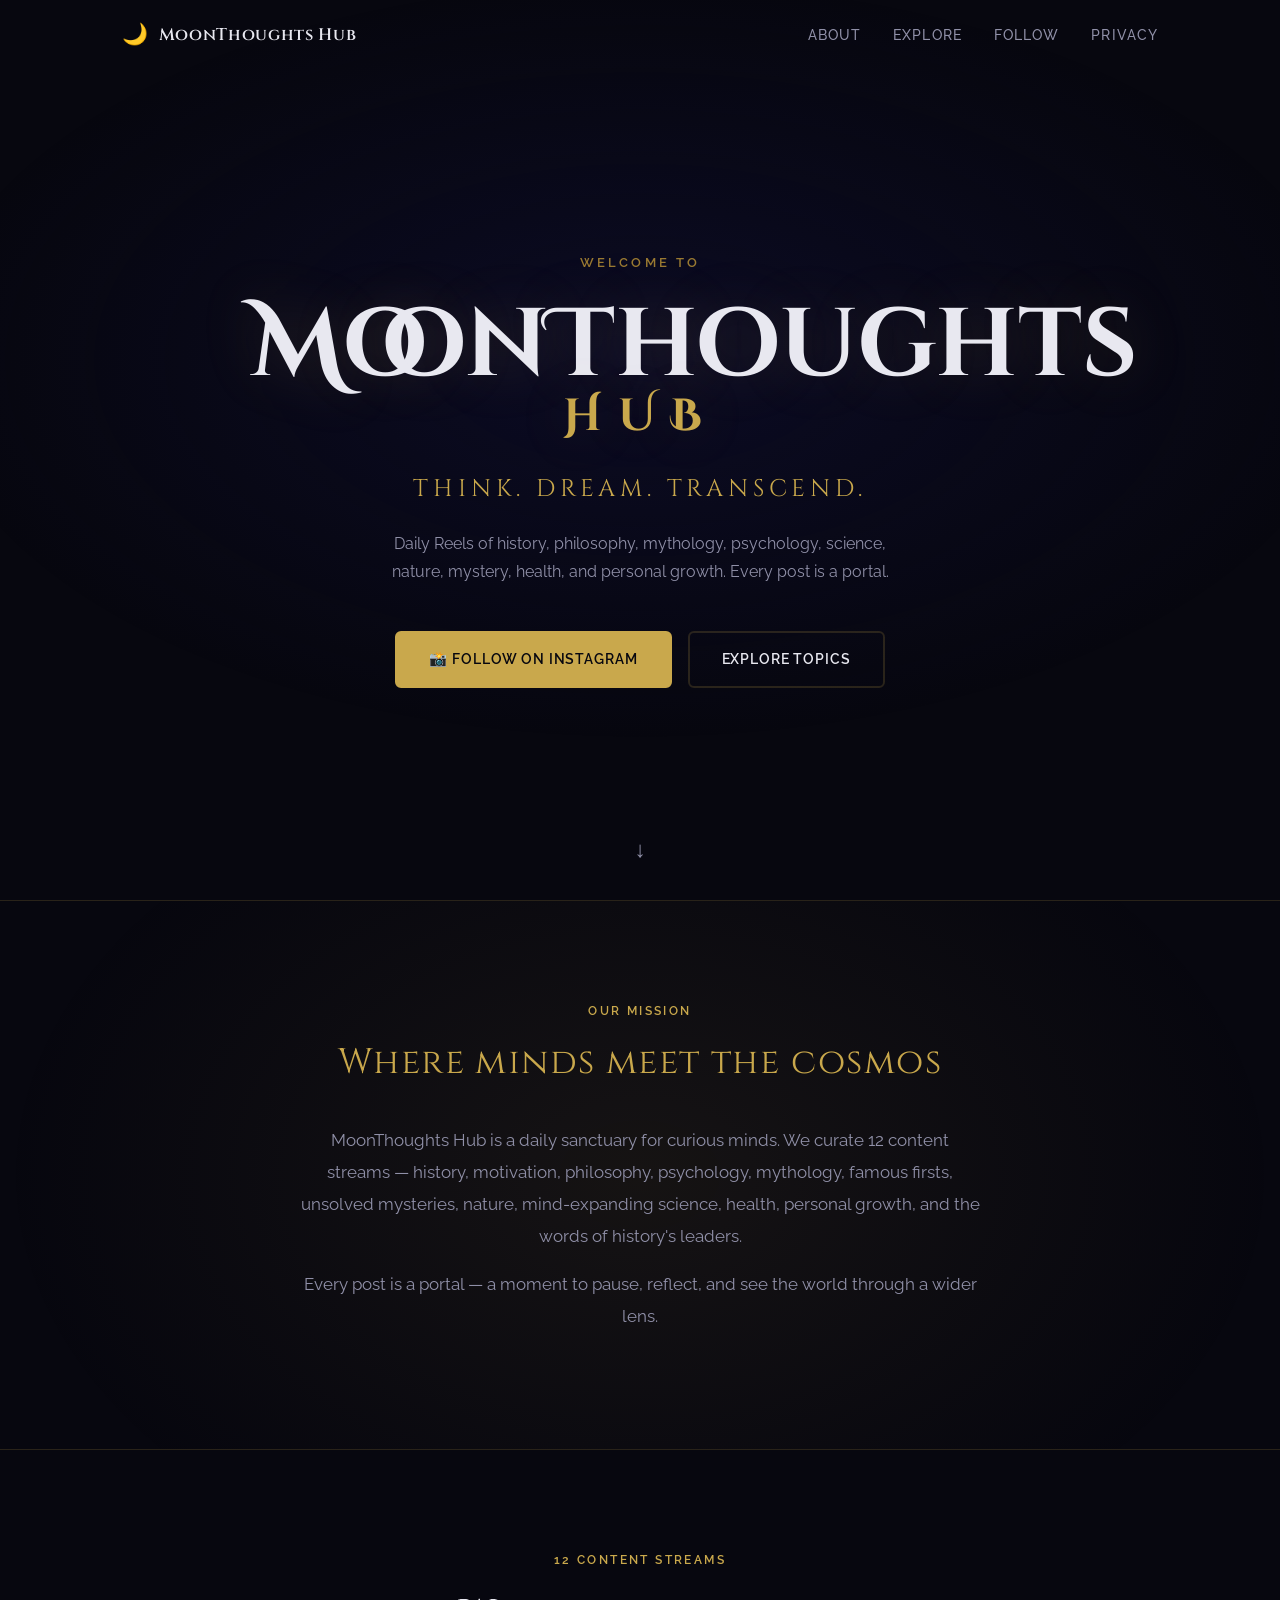
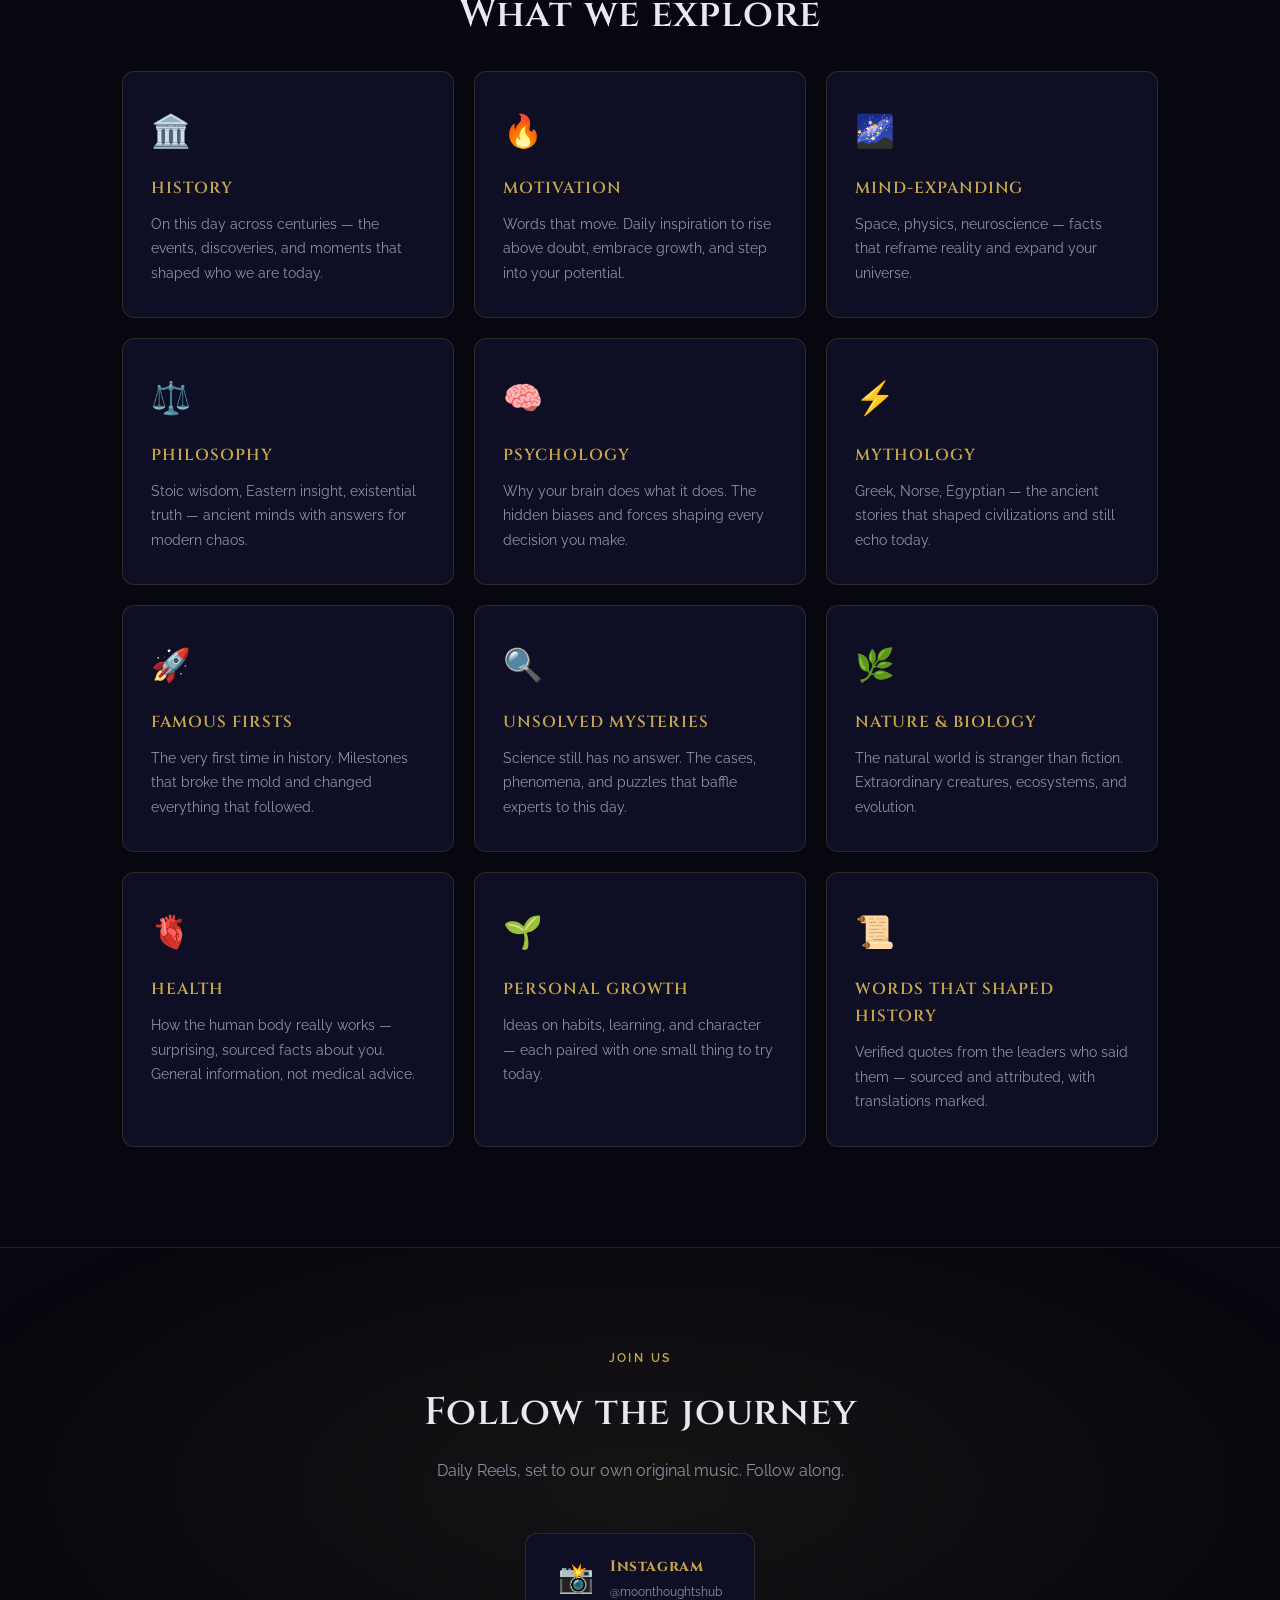
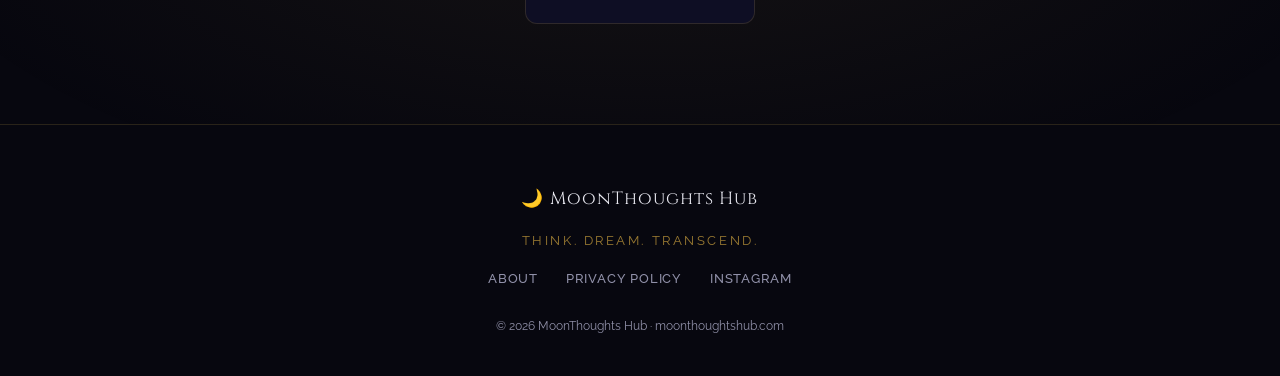
<file: index.html>
<!DOCTYPE html>
<html lang="en">
<head>
  <meta charset="UTF-8">
  <meta name="viewport" content="width=device-width, initial-scale=1.0">
  <title>MoonThoughts Hub — Think. Dream. Transcend.</title>
  <meta name="description" content="Daily Reels for curious minds: history, science, nature, mythology, mysteries, philosophy, psychology, health, and personal growth. Every post is a portal.">
  <meta property="og:title" content="MoonThoughts Hub">
  <meta property="og:description" content="Think. Dream. Transcend. — Daily curiosity across 12 content streams.">
  <meta property="og:image" content="images/og-image.jpg">
  <meta property="og:url" content="https://www.moonthoughtshub.com">
  <link rel="preconnect" href="https://fonts.googleapis.com">
  <link rel="preconnect" href="https://fonts.gstatic.com" crossorigin>
  <link href="https://fonts.googleapis.com/css2?family=Cinzel+Decorative:wght@400;700&family=Cinzel:wght@400;600&family=Raleway:wght@300;400;500;600&display=swap" rel="stylesheet">
  <link rel="stylesheet" href="styles.css">
</head>
<body>

  <!-- ── STARS ─────────────────────────────────────────────── -->
  <div class="stars" id="stars"></div>

  <!-- ── NAV ───────────────────────────────────────────────── -->
  <nav class="nav" id="nav">
    <div class="nav-inner">
      <a href="index.html" class="nav-logo">
        <span class="moon-icon">🌙</span>
        <span class="nav-brand">MoonThoughts Hub</span>
      </a>
      <div class="nav-links">
        <a href="about.html">About</a>
        <a href="#categories">Explore</a>
        <a href="#follow">Follow</a>
        <a href="privacy.html">Privacy</a>
      </div>
      <button class="nav-toggle" id="navToggle" aria-label="Toggle menu">☰</button>
    </div>
    <div class="nav-mobile" id="navMobile">
      <a href="about.html">About</a>
      <a href="#categories">Explore</a>
      <a href="#follow">Follow</a>
      <a href="privacy.html">Privacy</a>
    </div>
  </nav>

  <!-- ── HERO ──────────────────────────────────────────────── -->
  <section class="hero">
    <div class="hero-content">
      <p class="hero-eyebrow">Welcome to</p>
      <h1 class="hero-title">MoonThoughts<br><span class="hero-hub">Hub</span></h1>
      <p class="hero-tagline">Think. Dream. Transcend.</p>
      <p class="hero-sub">Daily Reels of history, philosophy, mythology, psychology, science,<br class="br-desktop"> nature, mystery, health, and personal growth. Every post is a portal.</p>
      <div class="hero-cta">
        <a href="https://www.instagram.com/moonthoughtshub/" target="_blank" rel="noopener" class="btn btn-primary">📸 Follow on Instagram</a>
        <a href="#categories" class="btn btn-ghost">Explore Topics</a>
      </div>
    </div>
    <div class="hero-scroll-hint">
      <span>↓</span>
    </div>
  </section>

  <!-- ── MISSION ───────────────────────────────────────────── -->
  <section class="mission">
    <div class="container">
      <h2 class="section-label">Our Mission</h2>
      <p class="mission-headline">Where minds meet the cosmos</p>
      <p class="mission-body">MoonThoughts Hub is a daily sanctuary for curious minds. We curate 12 content streams — history, motivation, philosophy, psychology, mythology, famous firsts, unsolved mysteries, nature, mind-expanding science, health, personal growth, and the words of history's leaders.</p>
      <p class="mission-body">Every post is a portal — a moment to pause, reflect, and see the world through a wider lens.</p>
    </div>
  </section>

  <!-- ── CATEGORIES ────────────────────────────────────────── -->
  <section class="categories" id="categories">
    <div class="container">
      <h2 class="section-label">12 Content Streams</h2>
      <p class="section-title">What we explore</p>
      <div class="grid">

        <div class="card" data-category="history">
          <div class="card-icon">🏛️</div>
          <h3 class="card-title">History</h3>
          <p class="card-desc">On this day across centuries — the events, discoveries, and moments that shaped who we are today.</p>
        </div>

        <div class="card" data-category="motivation">
          <div class="card-icon">🔥</div>
          <h3 class="card-title">Motivation</h3>
          <p class="card-desc">Words that move. Daily inspiration to rise above doubt, embrace growth, and step into your potential.</p>
        </div>

        <div class="card" data-category="mind-expanding">
          <div class="card-icon">🌌</div>
          <h3 class="card-title">Mind-Expanding</h3>
          <p class="card-desc">Space, physics, neuroscience — facts that reframe reality and expand your universe.</p>
        </div>

        <div class="card" data-category="philosophy">
          <div class="card-icon">⚖️</div>
          <h3 class="card-title">Philosophy</h3>
          <p class="card-desc">Stoic wisdom, Eastern insight, existential truth — ancient minds with answers for modern chaos.</p>
        </div>

        <div class="card" data-category="psychology">
          <div class="card-icon">🧠</div>
          <h3 class="card-title">Psychology</h3>
          <p class="card-desc">Why your brain does what it does. The hidden biases and forces shaping every decision you make.</p>
        </div>

        <div class="card" data-category="mythology">
          <div class="card-icon">⚡</div>
          <h3 class="card-title">Mythology</h3>
          <p class="card-desc">Greek, Norse, Egyptian — the ancient stories that shaped civilizations and still echo today.</p>
        </div>

        <div class="card" data-category="famous-firsts">
          <div class="card-icon">🚀</div>
          <h3 class="card-title">Famous Firsts</h3>
          <p class="card-desc">The very first time in history. Milestones that broke the mold and changed everything that followed.</p>
        </div>

        <div class="card" data-category="mysteries">
          <div class="card-icon">🔍</div>
          <h3 class="card-title">Unsolved Mysteries</h3>
          <p class="card-desc">Science still has no answer. The cases, phenomena, and puzzles that baffle experts to this day.</p>
        </div>

        <div class="card" data-category="nature">
          <div class="card-icon">🌿</div>
          <h3 class="card-title">Nature & Biology</h3>
          <p class="card-desc">The natural world is stranger than fiction. Extraordinary creatures, ecosystems, and evolution.</p>
        </div>

        <div class="card" data-category="health">
          <div class="card-icon">🫀</div>
          <h3 class="card-title">Health</h3>
          <p class="card-desc">How the human body really works — surprising, sourced facts about you. General information, not medical advice.</p>
        </div>

        <div class="card" data-category="personal-growth">
          <div class="card-icon">🌱</div>
          <h3 class="card-title">Personal Growth</h3>
          <p class="card-desc">Ideas on habits, learning, and character — each paired with one small thing to try today.</p>
        </div>

        <div class="card" data-category="leaders">
          <div class="card-icon">📜</div>
          <h3 class="card-title">Words That Shaped History</h3>
          <p class="card-desc">Verified quotes from the leaders who said them — sourced and attributed, with translations marked.</p>
        </div>

      </div>
    </div>
  </section>

  <!-- ── FOLLOW ─────────────────────────────────────────────── -->
  <section class="follow" id="follow">
    <div class="container">
      <h2 class="section-label">Join Us</h2>
      <p class="section-title">Follow the journey</p>
      <p class="follow-sub">Daily Reels, set to our own original music. Follow along.</p>
      <div class="follow-links">
        <a href="https://www.instagram.com/moonthoughtshub/" target="_blank" rel="noopener" class="follow-btn">
          <span class="follow-icon">📸</span>
          <span class="follow-text"><strong>Instagram</strong><small>@moonthoughtshub</small></span>
        </a>
      </div>
    </div>
  </section>

  <!-- ── FOOTER ─────────────────────────────────────────────── -->
  <footer class="footer">
    <div class="container footer-inner">
      <a href="index.html" class="footer-logo">🌙 MoonThoughts Hub</a>
      <p class="footer-tagline">Think. Dream. Transcend.</p>
      <div class="footer-links">
        <a href="about.html">About</a>
        <a href="privacy.html">Privacy Policy</a>
        <a href="https://www.instagram.com/moonthoughtshub/" target="_blank" rel="noopener">Instagram</a>
      </div>
      <p class="footer-copy">© 2026 MoonThoughts Hub · <a href="https://www.moonthoughtshub.com">moonthoughtshub.com</a></p>
    </div>
  </footer>

  <script src="main.js"></script>
</body>
</html>
</file>
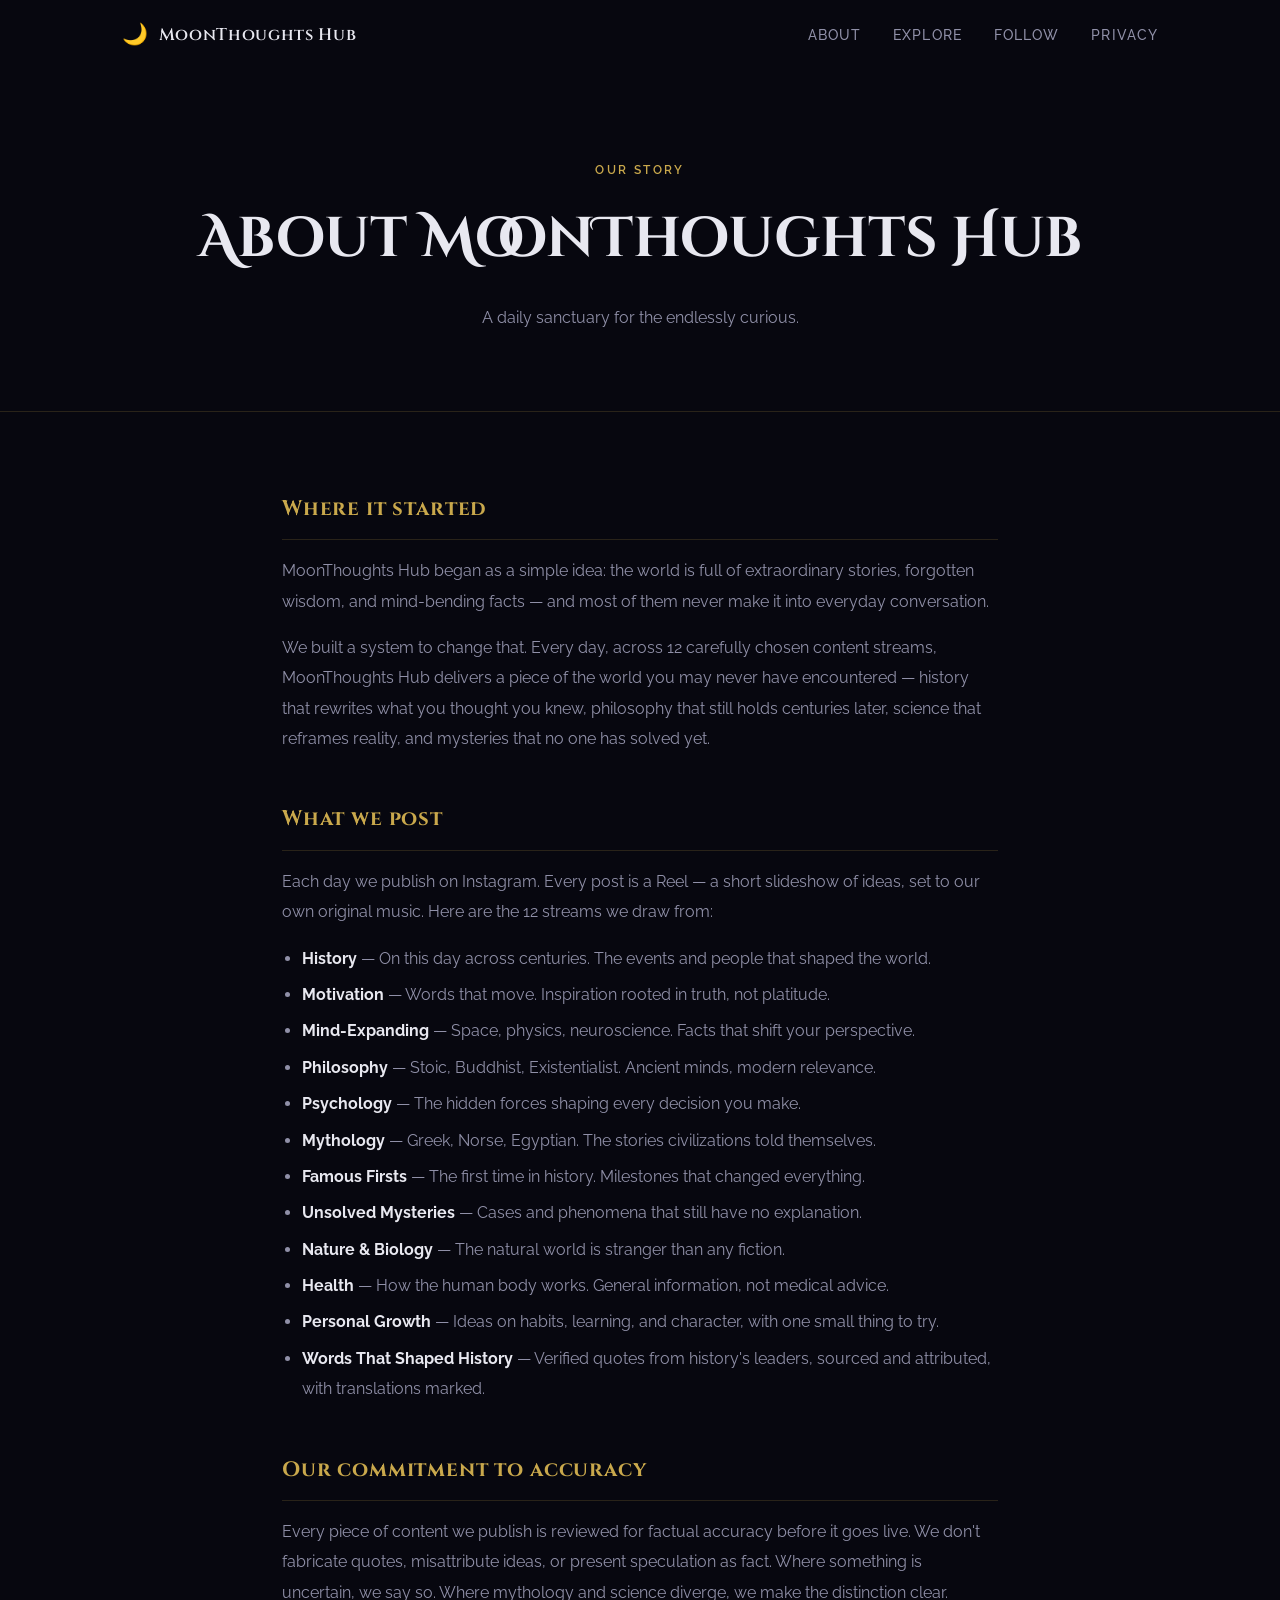
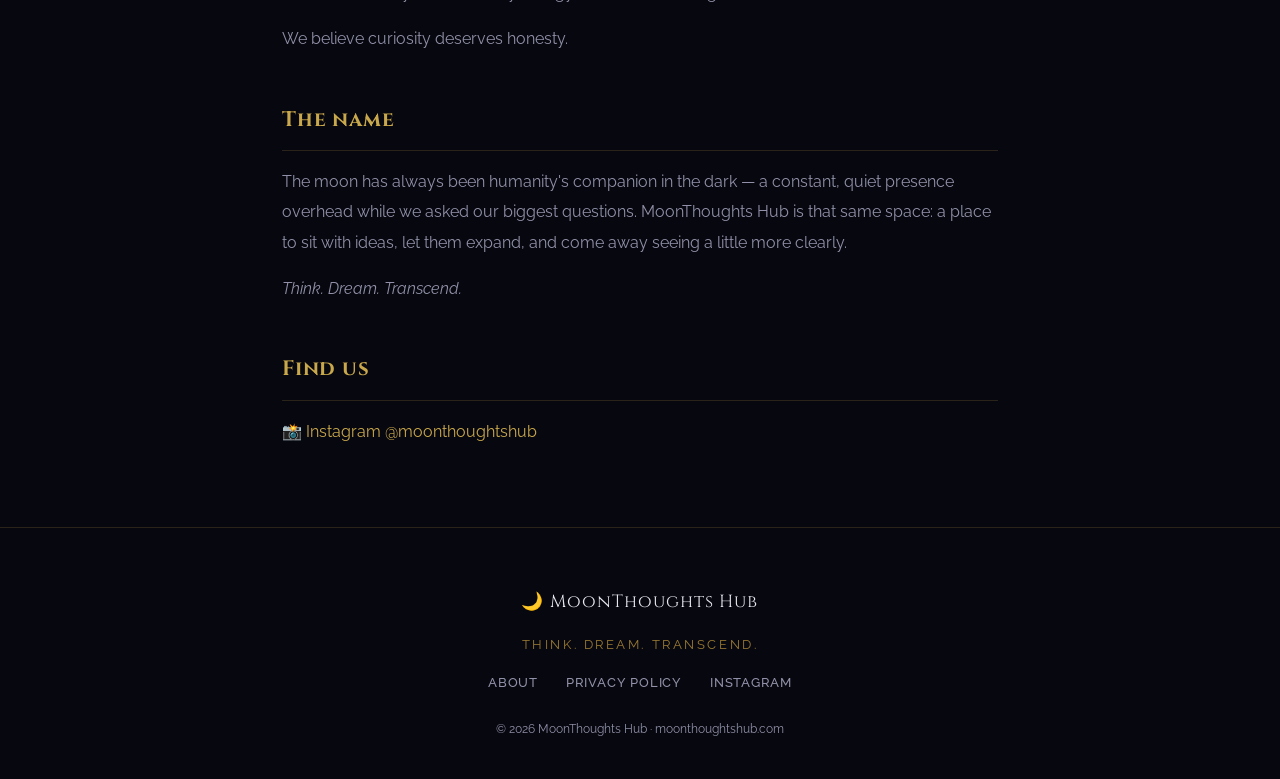
<file: about.html>
<!DOCTYPE html>
<html lang="en">
<head>
  <meta charset="UTF-8">
  <meta name="viewport" content="width=device-width, initial-scale=1.0">
  <title>About — MoonThoughts Hub</title>
  <meta name="description" content="MoonThoughts Hub is a daily sanctuary for curious minds — 12 content streams covering history, philosophy, mythology, psychology, science, health, personal growth, and more.">
  <link rel="preconnect" href="https://fonts.googleapis.com">
  <link rel="preconnect" href="https://fonts.gstatic.com" crossorigin>
  <link href="https://fonts.googleapis.com/css2?family=Cinzel+Decorative:wght@400;700&family=Cinzel:wght@400;600&family=Raleway:wght@300;400;500;600&display=swap" rel="stylesheet">
  <link rel="stylesheet" href="styles.css">
</head>
<body>

  <div class="stars" id="stars"></div>

  <nav class="nav" id="nav">
    <div class="nav-inner">
      <a href="index.html" class="nav-logo">
        <span class="moon-icon">🌙</span>
        <span class="nav-brand">MoonThoughts Hub</span>
      </a>
      <div class="nav-links">
        <a href="about.html">About</a>
        <a href="index.html#categories">Explore</a>
        <a href="index.html#follow">Follow</a>
        <a href="privacy.html">Privacy</a>
      </div>
      <button class="nav-toggle" id="navToggle" aria-label="Toggle menu">☰</button>
    </div>
    <div class="nav-mobile" id="navMobile">
      <a href="about.html">About</a>
      <a href="index.html#categories">Explore</a>
      <a href="index.html#follow">Follow</a>
      <a href="privacy.html">Privacy</a>
    </div>
  </nav>

  <div class="page-hero">
    <p class="section-label">Our Story</p>
    <h1 class="page-hero-title">About MoonThoughts Hub</h1>
    <p class="page-hero-sub">A daily sanctuary for the endlessly curious.</p>
  </div>

  <div class="page-content">

    <h2>Where it started</h2>
    <p>MoonThoughts Hub began as a simple idea: the world is full of extraordinary stories, forgotten wisdom, and mind-bending facts — and most of them never make it into everyday conversation.</p>
    <p>We built a system to change that. Every day, across 12 carefully chosen content streams, MoonThoughts Hub delivers a piece of the world you may never have encountered — history that rewrites what you thought you knew, philosophy that still holds centuries later, science that reframes reality, and mysteries that no one has solved yet.</p>

    <h2>What we post</h2>
    <p>Each day we publish on Instagram. Every post is a Reel — a short slideshow of ideas, set to our own original music. Here are the 12 streams we draw from:</p>
    <ul>
      <li><strong>History</strong> — On this day across centuries. The events and people that shaped the world.</li>
      <li><strong>Motivation</strong> — Words that move. Inspiration rooted in truth, not platitude.</li>
      <li><strong>Mind-Expanding</strong> — Space, physics, neuroscience. Facts that shift your perspective.</li>
      <li><strong>Philosophy</strong> — Stoic, Buddhist, Existentialist. Ancient minds, modern relevance.</li>
      <li><strong>Psychology</strong> — The hidden forces shaping every decision you make.</li>
      <li><strong>Mythology</strong> — Greek, Norse, Egyptian. The stories civilizations told themselves.</li>
      <li><strong>Famous Firsts</strong> — The first time in history. Milestones that changed everything.</li>
      <li><strong>Unsolved Mysteries</strong> — Cases and phenomena that still have no explanation.</li>
      <li><strong>Nature & Biology</strong> — The natural world is stranger than any fiction.</li>
      <li><strong>Health</strong> — How the human body works. General information, not medical advice.</li>
      <li><strong>Personal Growth</strong> — Ideas on habits, learning, and character, with one small thing to try.</li>
      <li><strong>Words That Shaped History</strong> — Verified quotes from history's leaders, sourced and attributed, with translations marked.</li>
    </ul>

    <h2>Our commitment to accuracy</h2>
    <p>Every piece of content we publish is reviewed for factual accuracy before it goes live. We don't fabricate quotes, misattribute ideas, or present speculation as fact. Where something is uncertain, we say so. Where mythology and science diverge, we make the distinction clear.</p>
    <p>We believe curiosity deserves honesty.</p>

    <h2>The name</h2>
    <p>The moon has always been humanity's companion in the dark — a constant, quiet presence overhead while we asked our biggest questions. MoonThoughts Hub is that same space: a place to sit with ideas, let them expand, and come away seeing a little more clearly.</p>
    <p><em>Think. Dream. Transcend.</em></p>

    <h2>Find us</h2>
    <p>
      <a href="https://www.instagram.com/moonthoughtshub/" target="_blank" rel="noopener">📸 Instagram @moonthoughtshub</a>
    </p>

  </div>

  <footer class="footer">
    <div class="container footer-inner">
      <a href="index.html" class="footer-logo">🌙 MoonThoughts Hub</a>
      <p class="footer-tagline">Think. Dream. Transcend.</p>
      <div class="footer-links">
        <a href="about.html">About</a>
        <a href="privacy.html">Privacy Policy</a>
        <a href="https://www.instagram.com/moonthoughtshub/" target="_blank" rel="noopener">Instagram</a>
      </div>
      <p class="footer-copy">© 2026 MoonThoughts Hub · <a href="https://www.moonthoughtshub.com">moonthoughtshub.com</a></p>
    </div>
  </footer>

  <script src="main.js"></script>
</body>
</html>
</file>
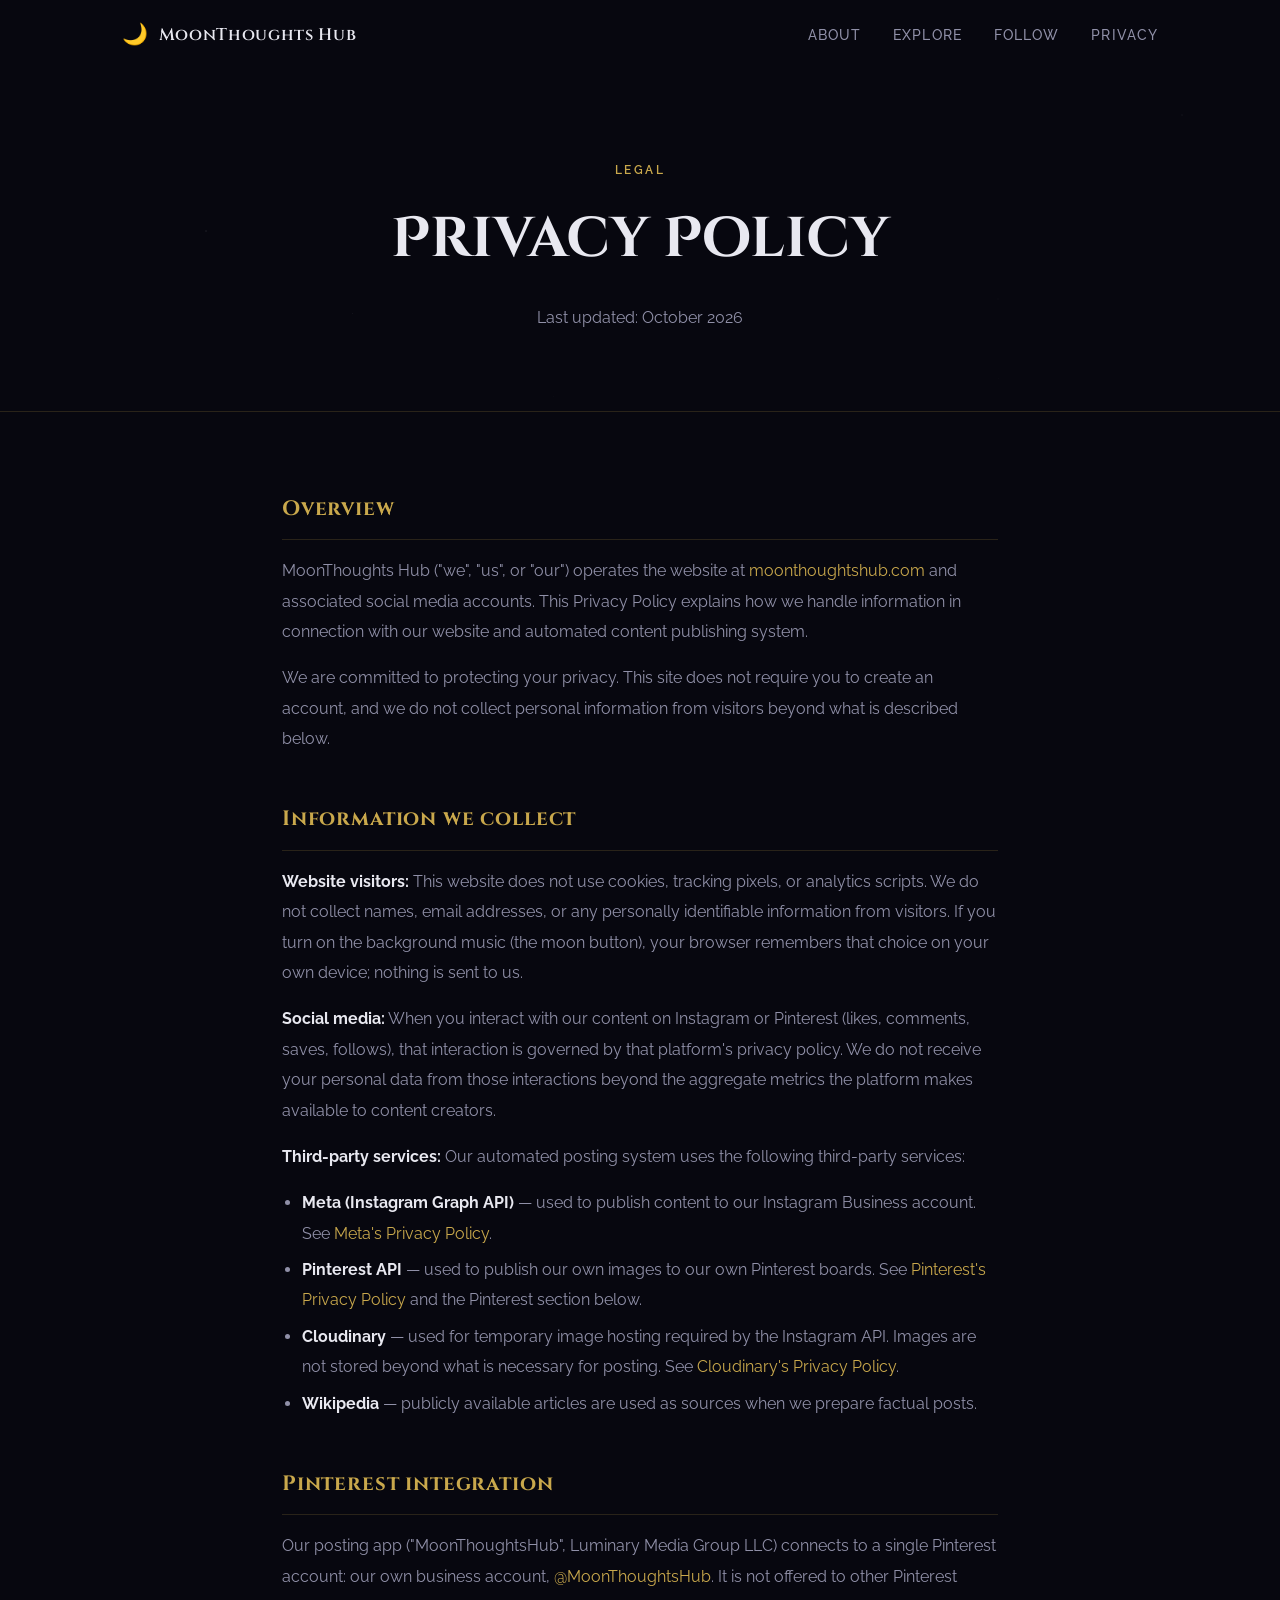
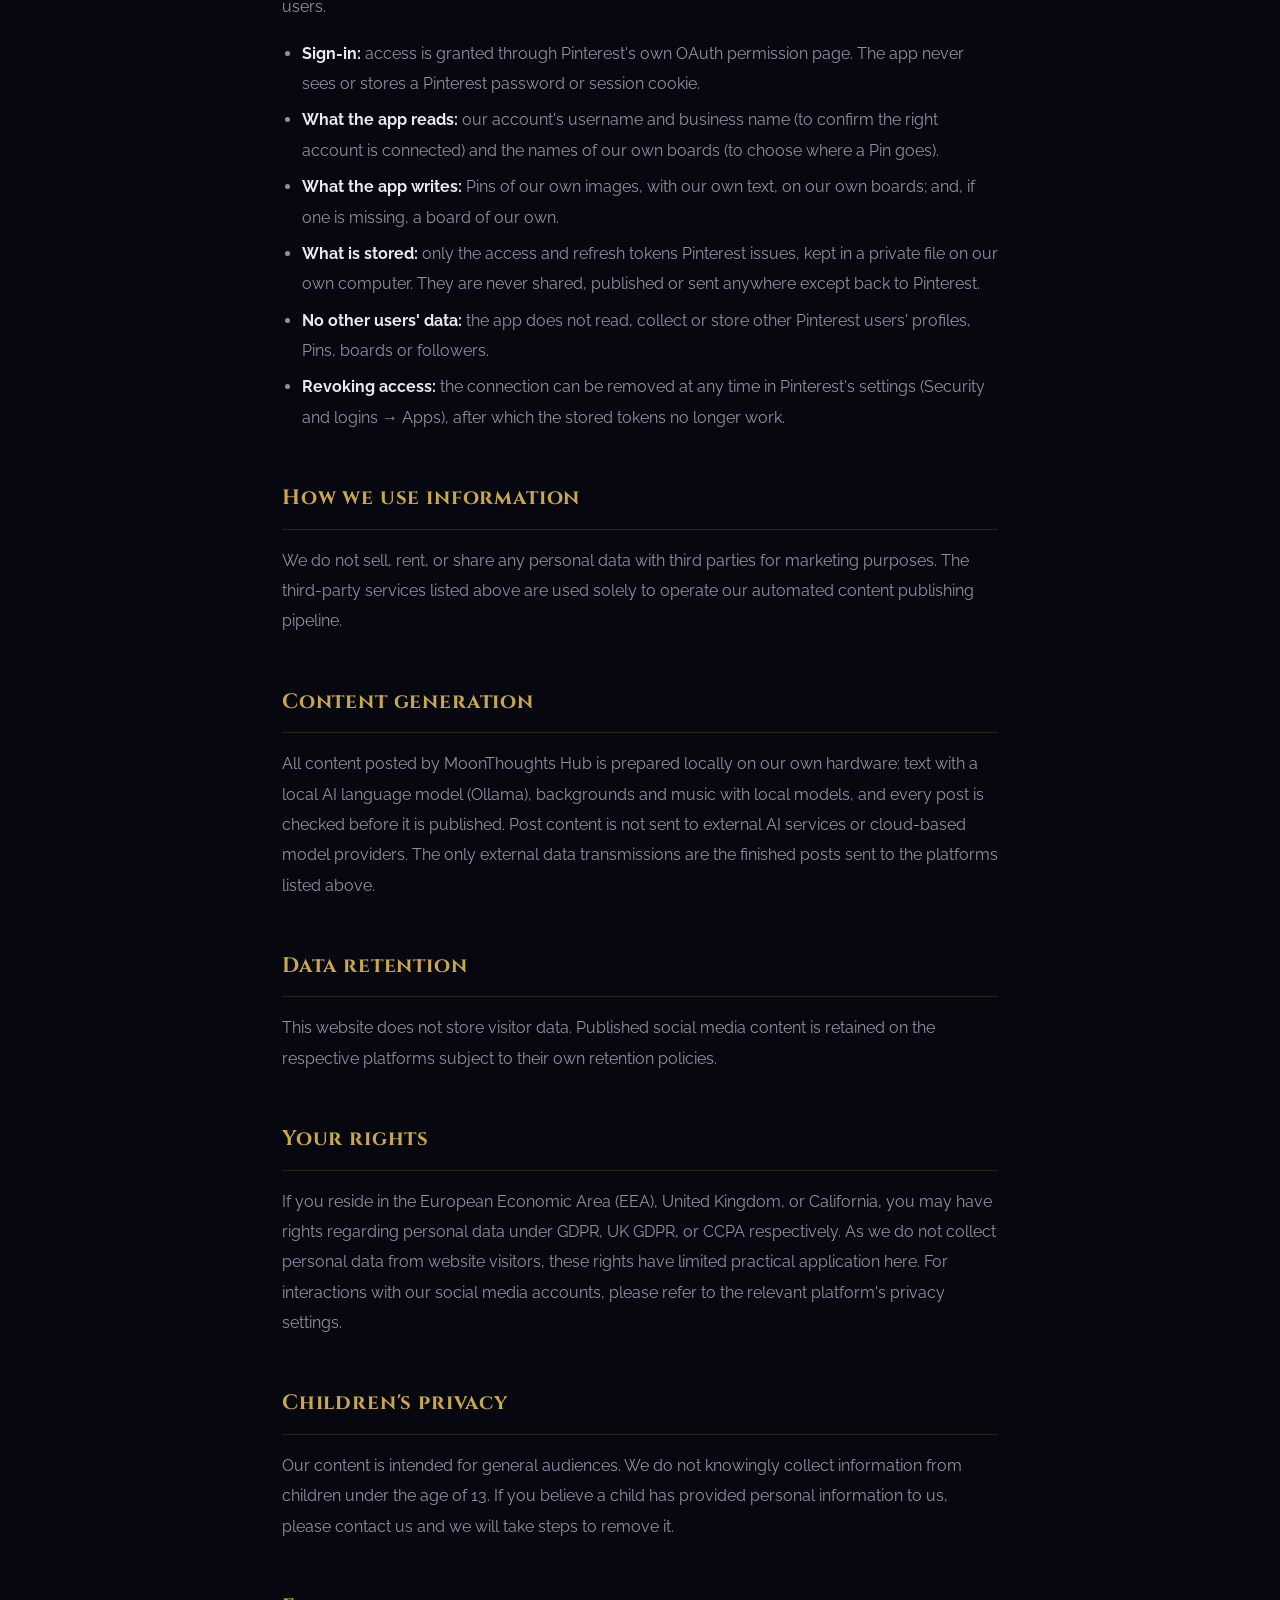
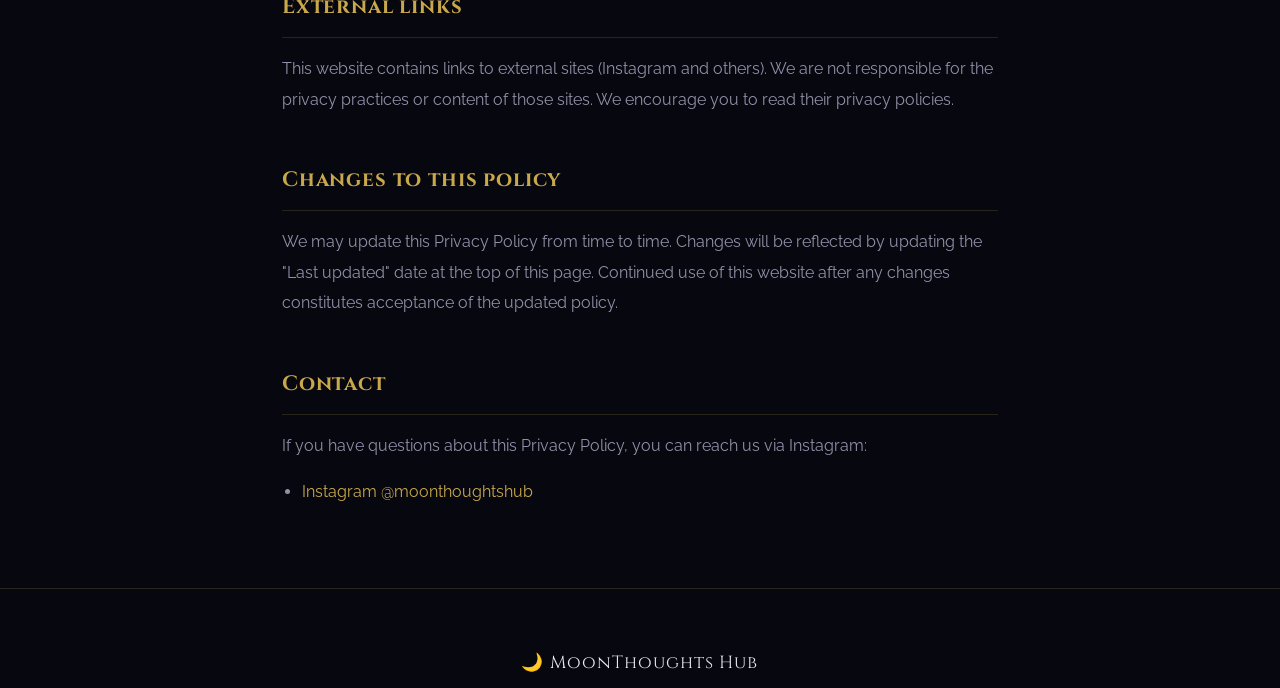
<file: privacy-policy.html>
<!DOCTYPE html>
<html lang="en">
<head>
  <meta charset="UTF-8" />
  <meta name="viewport" content="width=device-width, initial-scale=1.0" />
  <title>Privacy Policy — MoonThoughtsHub</title>
  <!-- The full policy lives at privacy.html; this older address forwards there. -->
  <link rel="canonical" href="https://www.moonthoughtshub.com/privacy.html" />
  <meta http-equiv="refresh" content="0; url=privacy.html" />
  <style>body { background: #000810; color: #cce8f4; font-family: sans-serif; padding: 3rem; } a { color: #7EC8E3; }</style>
</head>
<body>
  <p>Our Privacy Policy has moved to <a href="privacy.html">moonthoughtshub.com/privacy.html</a>.</p>
</body>
</html>
</file>
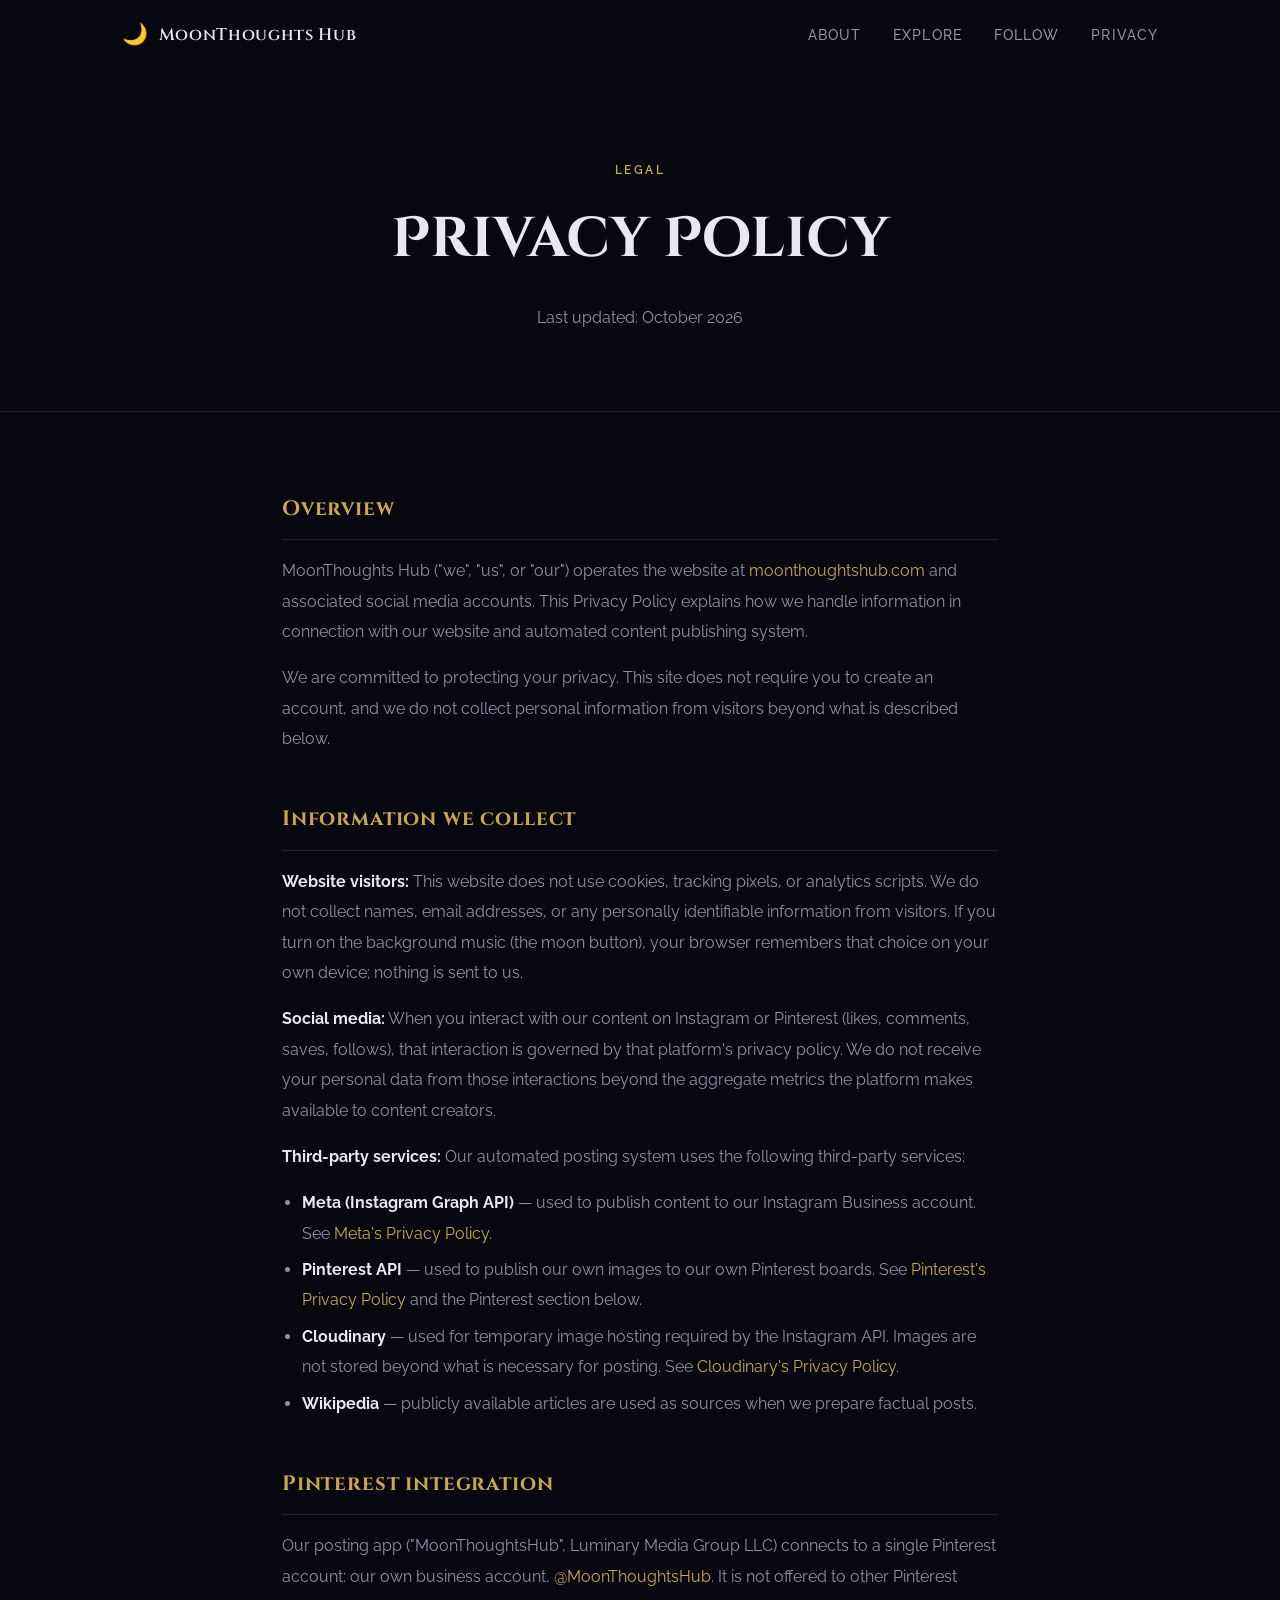
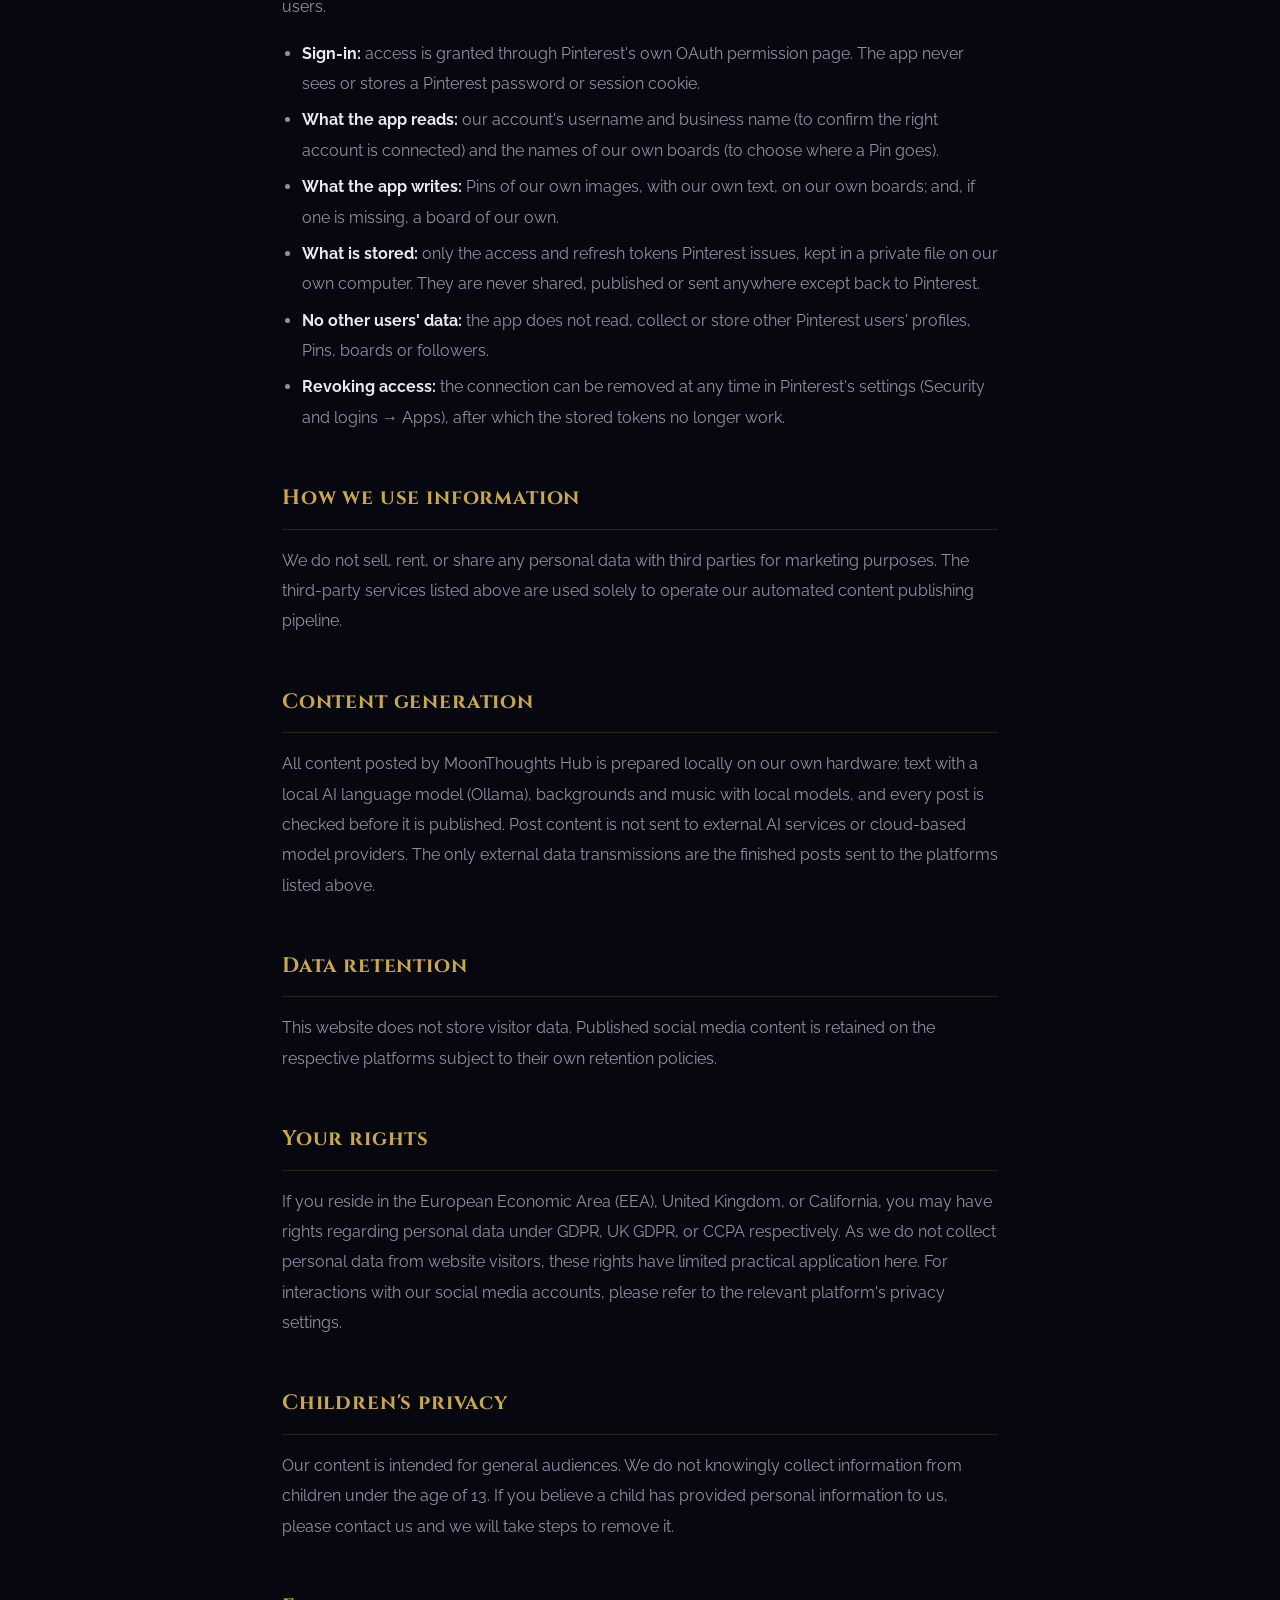
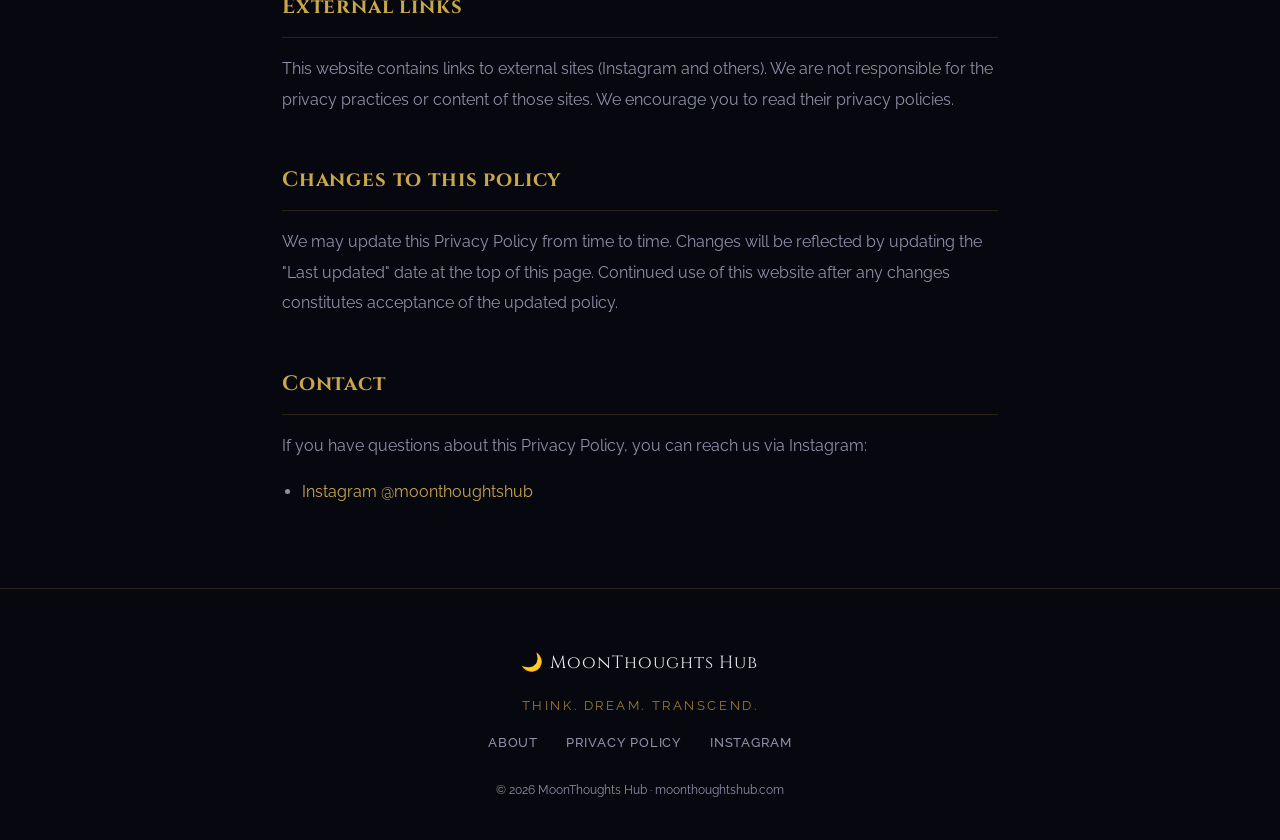
<file: privacy.html>
<!DOCTYPE html>
<html lang="en">
<head>
  <meta charset="UTF-8">
  <meta name="viewport" content="width=device-width, initial-scale=1.0">
  <title>Privacy Policy — MoonThoughts Hub</title>
  <meta name="description" content="Privacy Policy for MoonThoughts Hub.">
  <link rel="preconnect" href="https://fonts.googleapis.com">
  <link rel="preconnect" href="https://fonts.gstatic.com" crossorigin>
  <link href="https://fonts.googleapis.com/css2?family=Cinzel+Decorative:wght@400;700&family=Cinzel:wght@400;600&family=Raleway:wght@300;400;500;600&display=swap" rel="stylesheet">
  <link rel="stylesheet" href="styles.css">
</head>
<body>

  <div class="stars" id="stars"></div>

  <nav class="nav" id="nav">
    <div class="nav-inner">
      <a href="index.html" class="nav-logo">
        <span class="moon-icon">🌙</span>
        <span class="nav-brand">MoonThoughts Hub</span>
      </a>
      <div class="nav-links">
        <a href="about.html">About</a>
        <a href="index.html#categories">Explore</a>
        <a href="index.html#follow">Follow</a>
        <a href="privacy.html">Privacy</a>
      </div>
      <button class="nav-toggle" id="navToggle" aria-label="Toggle menu">☰</button>
    </div>
    <div class="nav-mobile" id="navMobile">
      <a href="about.html">About</a>
      <a href="index.html#categories">Explore</a>
      <a href="index.html#follow">Follow</a>
      <a href="privacy.html">Privacy</a>
    </div>
  </nav>

  <div class="page-hero">
    <p class="section-label">Legal</p>
    <h1 class="page-hero-title">Privacy Policy</h1>
    <p class="page-hero-sub">Last updated: October 2026</p>
  </div>

  <div class="page-content">

    <h2>Overview</h2>
    <p>MoonThoughts Hub ("we", "us", or "our") operates the website at <a href="https://www.moonthoughtshub.com">moonthoughtshub.com</a> and associated social media accounts. This Privacy Policy explains how we handle information in connection with our website and automated content publishing system.</p>
    <p>We are committed to protecting your privacy. This site does not require you to create an account, and we do not collect personal information from visitors beyond what is described below.</p>

    <h2>Information we collect</h2>
    <p><strong>Website visitors:</strong> This website does not use cookies, tracking pixels, or analytics scripts. We do not collect names, email addresses, or any personally identifiable information from visitors. If you turn on the background music (the moon button), your browser remembers that choice on your own device; nothing is sent to us.</p>
    <p><strong>Social media:</strong> When you interact with our content on Instagram or Pinterest (likes, comments, saves, follows), that interaction is governed by that platform's privacy policy. We do not receive your personal data from those interactions beyond the aggregate metrics the platform makes available to content creators.</p>
    <p><strong>Third-party services:</strong> Our automated posting system uses the following third-party services:</p>
    <ul>
      <li><strong>Meta (Instagram Graph API)</strong> — used to publish content to our Instagram Business account. See <a href="https://www.facebook.com/privacy/policy/" target="_blank" rel="noopener">Meta's Privacy Policy</a>.</li>
      <li><strong>Pinterest API</strong> — used to publish our own images to our own Pinterest boards. See <a href="https://policy.pinterest.com/en/privacy-policy" target="_blank" rel="noopener">Pinterest's Privacy Policy</a> and the Pinterest section below.</li>
      <li><strong>Cloudinary</strong> — used for temporary image hosting required by the Instagram API. Images are not stored beyond what is necessary for posting. See <a href="https://cloudinary.com/privacy" target="_blank" rel="noopener">Cloudinary's Privacy Policy</a>.</li>
      <li><strong>Wikipedia</strong> — publicly available articles are used as sources when we prepare factual posts.</li>
    </ul>

    <h2>Pinterest integration</h2>
    <p>Our posting app ("MoonThoughtsHub", Luminary Media Group LLC) connects to a single Pinterest account: our own business account, <a href="https://www.pinterest.com/MoonThoughtsHub/" target="_blank" rel="noopener">@MoonThoughtsHub</a>. It is not offered to other Pinterest users.</p>
    <ul>
      <li><strong>Sign-in:</strong> access is granted through Pinterest's own OAuth permission page. The app never sees or stores a Pinterest password or session cookie.</li>
      <li><strong>What the app reads:</strong> our account's username and business name (to confirm the right account is connected) and the names of our own boards (to choose where a Pin goes).</li>
      <li><strong>What the app writes:</strong> Pins of our own images, with our own text, on our own boards; and, if one is missing, a board of our own.</li>
      <li><strong>What is stored:</strong> only the access and refresh tokens Pinterest issues, kept in a private file on our own computer. They are never shared, published or sent anywhere except back to Pinterest.</li>
      <li><strong>No other users' data:</strong> the app does not read, collect or store other Pinterest users' profiles, Pins, boards or followers.</li>
      <li><strong>Revoking access:</strong> the connection can be removed at any time in Pinterest's settings (Security and logins → Apps), after which the stored tokens no longer work.</li>
    </ul>

    <h2>How we use information</h2>
    <p>We do not sell, rent, or share any personal data with third parties for marketing purposes. The third-party services listed above are used solely to operate our automated content publishing pipeline.</p>

    <h2>Content generation</h2>
    <p>All content posted by MoonThoughts Hub is prepared locally on our own hardware: text with a local AI language model (Ollama), backgrounds and music with local models, and every post is checked before it is published. Post content is not sent to external AI services or cloud-based model providers. The only external data transmissions are the finished posts sent to the platforms listed above.</p>

    <h2>Data retention</h2>
    <p>This website does not store visitor data. Published social media content is retained on the respective platforms subject to their own retention policies.</p>

    <h2>Your rights</h2>
    <p>If you reside in the European Economic Area (EEA), United Kingdom, or California, you may have rights regarding personal data under GDPR, UK GDPR, or CCPA respectively. As we do not collect personal data from website visitors, these rights have limited practical application here. For interactions with our social media accounts, please refer to the relevant platform's privacy settings.</p>

    <h2>Children's privacy</h2>
    <p>Our content is intended for general audiences. We do not knowingly collect information from children under the age of 13. If you believe a child has provided personal information to us, please contact us and we will take steps to remove it.</p>

    <h2>External links</h2>
    <p>This website contains links to external sites (Instagram and others). We are not responsible for the privacy practices or content of those sites. We encourage you to read their privacy policies.</p>

    <h2>Changes to this policy</h2>
    <p>We may update this Privacy Policy from time to time. Changes will be reflected by updating the "Last updated" date at the top of this page. Continued use of this website after any changes constitutes acceptance of the updated policy.</p>

    <h2>Contact</h2>
    <p>If you have questions about this Privacy Policy, you can reach us via Instagram:</p>
    <ul>
      <li><a href="https://www.instagram.com/moonthoughtshub/" target="_blank" rel="noopener">Instagram @moonthoughtshub</a></li>
    </ul>

  </div>

  <footer class="footer">
    <div class="container footer-inner">
      <a href="index.html" class="footer-logo">🌙 MoonThoughts Hub</a>
      <p class="footer-tagline">Think. Dream. Transcend.</p>
      <div class="footer-links">
        <a href="about.html">About</a>
        <a href="privacy.html">Privacy Policy</a>
        <a href="https://www.instagram.com/moonthoughtshub/" target="_blank" rel="noopener">Instagram</a>
      </div>
      <p class="footer-copy">© 2026 MoonThoughts Hub · <a href="https://www.moonthoughtshub.com">moonthoughtshub.com</a></p>
    </div>
  </footer>

  <script src="main.js"></script>
</body>
</html>
</file>
<file: styles.css>
/* ============================================================
   MoonThoughts Hub — styles.css
   Dark cosmic theme. Fonts: Cinzel Decorative + Raleway.
   ============================================================ */

/* ── TOKENS ──────────────────────────────────────────────── */
:root {
  --bg:        #07070f;
  --bg-card:   #0e0e24;
  --bg-card2:  #12122e;
  --gold:      #c9a84c;
  --gold-dim:  #9a7a32;
  --text:      #e8e8f0;
  --text-dim:  #9090a8;
  --border:    rgba(201,168,76,0.18);
  --glow:      rgba(201,168,76,0.08);

  --font-title: 'Cinzel Decorative', serif;
  --font-head:  'Cinzel', serif;
  --font-body:  'Raleway', sans-serif;

  --radius: 12px;
  --transition: 0.25s ease;
  --max-w: 1100px;
}

/* ── RESET ───────────────────────────────────────────────── */
*, *::before, *::after { box-sizing: border-box; margin: 0; padding: 0; }
html { scroll-behavior: smooth; }
body {
  background: var(--bg);
  color: var(--text);
  font-family: var(--font-body);
  font-size: 16px;
  line-height: 1.7;
  overflow-x: hidden;
}
a { color: var(--gold); text-decoration: none; transition: color var(--transition); }
a:hover { color: #e8c96a; }
img { display: block; max-width: 100%; }

/* ── STARS ───────────────────────────────────────────────── */
.stars {
  position: fixed;
  inset: 0;
  pointer-events: none;
  z-index: 0;
  overflow: hidden;
}
.star {
  position: absolute;
  border-radius: 50%;
  background: #fff;
  animation: twinkle var(--dur, 3s) ease-in-out infinite var(--delay, 0s);
  opacity: 0;
}
@keyframes twinkle {
  0%, 100% { opacity: 0; transform: scale(0.8); }
  50%       { opacity: var(--bright, 0.7); transform: scale(1); }
}

/* ── NAV ─────────────────────────────────────────────────── */
.nav {
  position: fixed;
  top: 0; left: 0; right: 0;
  z-index: 100;
  transition: background var(--transition), box-shadow var(--transition);
}
.nav.scrolled {
  background: rgba(7,7,15,0.92);
  backdrop-filter: blur(12px);
  box-shadow: 0 1px 0 var(--border);
}
.nav-inner {
  max-width: var(--max-w);
  margin: 0 auto;
  padding: 18px 32px;
  display: flex;
  align-items: center;
  gap: 40px;
}
.nav-logo {
  display: flex;
  align-items: center;
  gap: 10px;
  color: var(--text);
  font-family: var(--font-head);
  font-size: 1.05rem;
  font-weight: 600;
  letter-spacing: 0.04em;
}
.nav-logo:hover { color: var(--gold); }
.moon-icon { font-size: 1.3rem; cursor: pointer; border-radius: 50%; transition: filter 0.4s ease, transform 0.4s ease; }
/* Easter egg (main.js): the moon plays the theme. A faint glow on hover is the only hint. */
.moon-icon:hover { filter: drop-shadow(0 0 6px rgba(201, 168, 76, 0.55)); }
.moon-icon:focus-visible { outline: 2px solid var(--gold); outline-offset: 3px; }
.moon-icon.playing { animation: moonglow 3.2s ease-in-out infinite; }
@keyframes moonglow {
  0%, 100% { filter: drop-shadow(0 0 4px rgba(201, 168, 76, 0.45)); transform: scale(1); }
  50%       { filter: drop-shadow(0 0 12px rgba(201, 168, 76, 0.9)); transform: scale(1.08); }
}
@media (prefers-reduced-motion: reduce) {
  .moon-icon.playing { animation: none; filter: drop-shadow(0 0 8px rgba(201, 168, 76, 0.8)); }
}
.nav-links {
  display: flex;
  gap: 32px;
  margin-left: auto;
  font-size: 0.85rem;
  font-weight: 500;
  letter-spacing: 0.08em;
  text-transform: uppercase;
}
.nav-links a { color: var(--text-dim); }
.nav-links a:hover { color: var(--gold); }
.nav-toggle {
  display: none;
  background: none;
  border: none;
  color: var(--text);
  font-size: 1.4rem;
  cursor: pointer;
  margin-left: auto;
}
.nav-mobile {
  display: none;
  flex-direction: column;
  padding: 12px 32px 20px;
  gap: 16px;
  background: rgba(7,7,15,0.96);
  border-top: 1px solid var(--border);
}
.nav-mobile a {
  color: var(--text-dim);
  font-size: 0.9rem;
  letter-spacing: 0.06em;
  text-transform: uppercase;
  font-weight: 500;
}
.nav-mobile a:hover { color: var(--gold); }
.nav-mobile.open { display: flex; }

/* ── CONTAINER ───────────────────────────────────────────── */
.container {
  max-width: var(--max-w);
  margin: 0 auto;
  padding: 0 32px;
  position: relative;
  z-index: 1;
}

/* ── BUTTONS ─────────────────────────────────────────────── */
.btn {
  display: inline-flex;
  align-items: center;
  gap: 8px;
  padding: 14px 32px;
  border-radius: 6px;
  font-family: var(--font-body);
  font-size: 0.9rem;
  font-weight: 600;
  letter-spacing: 0.06em;
  text-transform: uppercase;
  cursor: pointer;
  transition: all var(--transition);
  border: 2px solid transparent;
}
.btn-primary {
  background: var(--gold);
  color: #07070f;
  border-color: var(--gold);
}
.btn-primary:hover {
  background: #e8c96a;
  border-color: #e8c96a;
  color: #07070f;
  transform: translateY(-2px);
  box-shadow: 0 8px 32px rgba(201,168,76,0.3);
}
.btn-ghost {
  background: transparent;
  color: var(--text);
  border-color: var(--border);
}
.btn-ghost:hover {
  border-color: var(--gold);
  color: var(--gold);
  transform: translateY(-2px);
}

/* ── SECTION LABELS ──────────────────────────────────────── */
.section-label {
  font-family: var(--font-body);
  font-size: 0.75rem;
  font-weight: 600;
  letter-spacing: 0.2em;
  text-transform: uppercase;
  color: var(--gold);
  margin-bottom: 12px;
}
.section-title {
  font-family: var(--font-head);
  font-size: clamp(1.6rem, 3vw, 2.4rem);
  font-weight: 600;
  color: var(--text);
  margin-bottom: 24px;
  letter-spacing: 0.02em;
}

/* ── HERO ────────────────────────────────────────────────── */
.hero {
  min-height: 100vh;
  display: flex;
  flex-direction: column;
  align-items: center;
  justify-content: center;
  text-align: center;
  padding: 120px 32px 80px;
  position: relative;
  z-index: 1;
}
.hero::before {
  content: '';
  position: absolute;
  inset: 0;
  background: radial-gradient(ellipse 80% 60% at 50% 40%,
    rgba(14,14,50,0.6) 0%, transparent 70%);
  pointer-events: none;
}
.hero-content { position: relative; z-index: 1; max-width: 780px; }
.hero-eyebrow {
  font-size: 0.8rem;
  font-weight: 600;
  letter-spacing: 0.25em;
  text-transform: uppercase;
  color: var(--gold-dim);
  margin-bottom: 20px;
}
.hero-title {
  font-family: var(--font-title);
  font-size: clamp(2.8rem, 8vw, 6rem);
  line-height: 1.1;
  color: var(--text);
  margin-bottom: 4px;
  text-shadow: 0 0 60px rgba(201,168,76,0.2);
}
.hero-hub {
  color: var(--gold);
  display: block;
  font-size: clamp(1.4rem, 4vw, 2.8rem);
  letter-spacing: 0.35em;
  text-transform: uppercase;
  margin-top: -8px;
}
.hero-tagline {
  font-family: var(--font-head);
  font-size: clamp(1rem, 2.5vw, 1.5rem);
  letter-spacing: 0.2em;
  color: var(--gold);
  margin: 28px 0 20px;
  text-transform: uppercase;
}
.hero-sub {
  font-size: 1rem;
  color: var(--text-dim);
  line-height: 1.8;
  margin-bottom: 44px;
  max-width: 580px;
  margin-left: auto;
  margin-right: auto;
}
.br-desktop { display: none; }
@media (min-width: 640px) { .br-desktop { display: block; } }
.hero-cta {
  display: flex;
  gap: 16px;
  justify-content: center;
  flex-wrap: wrap;
}
.hero-scroll-hint {
  position: absolute;
  bottom: 32px;
  left: 50%;
  transform: translateX(-50%);
  color: var(--text-dim);
  font-size: 1.4rem;
  animation: float 2s ease-in-out infinite;
  z-index: 1;
}
@keyframes float {
  0%, 100% { transform: translateX(-50%) translateY(0); }
  50%       { transform: translateX(-50%) translateY(8px); }
}

/* ── DIVIDER ─────────────────────────────────────────────── */
.divider {
  width: 60px;
  height: 2px;
  background: linear-gradient(90deg, transparent, var(--gold), transparent);
  margin: 0 auto 40px;
}

/* ── MISSION ─────────────────────────────────────────────── */
.mission {
  padding: 100px 0;
  text-align: center;
  position: relative;
  z-index: 1;
  border-top: 1px solid var(--border);
}
.mission::before {
  content: '';
  position: absolute;
  inset: 0;
  background: radial-gradient(ellipse 50% 80% at 50% 50%, var(--glow), transparent);
  pointer-events: none;
}
.mission-headline {
  font-family: var(--font-head);
  font-size: clamp(1.5rem, 3.5vw, 2.2rem);
  color: var(--gold);
  margin-bottom: 32px;
  letter-spacing: 0.04em;
}
.mission-body {
  font-size: 1.05rem;
  color: var(--text-dim);
  max-width: 680px;
  margin: 0 auto 16px;
  line-height: 1.9;
}

/* ── CATEGORIES ──────────────────────────────────────────── */
.categories {
  padding: 100px 0;
  position: relative;
  z-index: 1;
  border-top: 1px solid var(--border);
}
.categories .section-title { text-align: center; }
.categories .section-label { text-align: center; }
.grid {
  display: grid;
  grid-template-columns: repeat(auto-fill, minmax(300px, 1fr));
  gap: 20px;
  margin-top: 16px;
}
.card {
  background: var(--bg-card);
  border: 1px solid var(--border);
  border-radius: var(--radius);
  padding: 32px 28px;
  transition: all var(--transition);
  position: relative;
  overflow: hidden;
}
.card::before {
  content: '';
  position: absolute;
  top: 0; left: 0; right: 0;
  height: 2px;
  background: linear-gradient(90deg, transparent, var(--gold), transparent);
  opacity: 0;
  transition: opacity var(--transition);
}
.card:hover {
  background: var(--bg-card2);
  border-color: var(--gold-dim);
  transform: translateY(-4px);
  box-shadow: 0 16px 48px rgba(0,0,0,0.4), 0 0 40px var(--glow);
}
.card:hover::before { opacity: 1; }
.card-icon {
  font-size: 2rem;
  margin-bottom: 16px;
  display: block;
}
.card-title {
  font-family: var(--font-head);
  font-size: 1rem;
  font-weight: 600;
  letter-spacing: 0.06em;
  color: var(--gold);
  margin-bottom: 10px;
  text-transform: uppercase;
}
.card-desc {
  font-size: 0.9rem;
  color: var(--text-dim);
  line-height: 1.7;
}

/* ── FOLLOW ──────────────────────────────────────────────── */
.follow {
  padding: 100px 0;
  text-align: center;
  position: relative;
  z-index: 1;
  border-top: 1px solid var(--border);
}
.follow::before {
  content: '';
  position: absolute;
  inset: 0;
  background: radial-gradient(ellipse 60% 70% at 50% 50%, var(--glow), transparent);
  pointer-events: none;
}
.follow-sub {
  color: var(--text-dim);
  font-size: 1rem;
  margin-bottom: 48px;
  margin-top: -12px;
}
.follow-links {
  display: flex;
  gap: 20px;
  justify-content: center;
  flex-wrap: wrap;
}
.follow-btn {
  display: flex;
  align-items: center;
  gap: 16px;
  background: var(--bg-card);
  border: 1px solid var(--border);
  border-radius: var(--radius);
  padding: 20px 32px;
  color: var(--text);
  transition: all var(--transition);
  min-width: 220px;
}
.follow-btn:hover {
  border-color: var(--gold);
  background: var(--bg-card2);
  transform: translateY(-3px);
  box-shadow: 0 12px 40px rgba(0,0,0,0.3), 0 0 30px var(--glow);
  color: var(--text);
}
.follow-icon { font-size: 1.8rem; }
.follow-text {
  display: flex;
  flex-direction: column;
  text-align: left;
  gap: 2px;
}
.follow-text strong {
  font-family: var(--font-head);
  font-size: 0.95rem;
  letter-spacing: 0.04em;
  color: var(--gold);
}
.follow-text small {
  font-size: 0.78rem;
  color: var(--text-dim);
}

/* ── FOOTER ──────────────────────────────────────────────── */
.footer {
  border-top: 1px solid var(--border);
  padding: 60px 0 40px;
  text-align: center;
  position: relative;
  z-index: 1;
}
.footer-inner {
  display: flex;
  flex-direction: column;
  align-items: center;
  gap: 16px;
}
.footer-logo {
  font-family: var(--font-head);
  font-size: 1.1rem;
  color: var(--text);
  letter-spacing: 0.06em;
}
.footer-logo:hover { color: var(--gold); }
.footer-tagline {
  font-size: 0.8rem;
  letter-spacing: 0.2em;
  text-transform: uppercase;
  color: var(--gold-dim);
}
.footer-links {
  display: flex;
  gap: 28px;
  font-size: 0.82rem;
  letter-spacing: 0.06em;
  text-transform: uppercase;
  font-weight: 500;
}
.footer-links a { color: var(--text-dim); }
.footer-links a:hover { color: var(--gold); }
.footer-copy {
  font-size: 0.78rem;
  color: var(--text-dim);
  margin-top: 8px;
}
.footer-copy a { color: var(--text-dim); }
.footer-copy a:hover { color: var(--gold); }

/* ── INNER PAGE HERO ─────────────────────────────────────── */
.page-hero {
  padding: 160px 32px 80px;
  text-align: center;
  position: relative;
  z-index: 1;
  border-bottom: 1px solid var(--border);
}
.page-hero-title {
  font-family: var(--font-title);
  font-size: clamp(2rem, 5vw, 3.5rem);
  color: var(--text);
  margin-bottom: 16px;
}
.page-hero-sub {
  color: var(--text-dim);
  font-size: 1rem;
  max-width: 500px;
  margin: 0 auto;
}

/* ── CONTENT PAGES ───────────────────────────────────────── */
.page-content {
  max-width: 780px;
  margin: 80px auto;
  padding: 0 32px;
  position: relative;
  z-index: 1;
}
.page-content h2 {
  font-family: var(--font-head);
  font-size: 1.3rem;
  color: var(--gold);
  margin: 48px 0 16px;
  letter-spacing: 0.04em;
  border-bottom: 1px solid var(--border);
  padding-bottom: 12px;
}
.page-content h2:first-child { margin-top: 0; }
.page-content p {
  color: var(--text-dim);
  line-height: 1.9;
  margin-bottom: 16px;
}
.page-content ul {
  color: var(--text-dim);
  padding-left: 20px;
  margin-bottom: 16px;
  line-height: 1.9;
}
.page-content li { margin-bottom: 6px; }
.page-content a { color: var(--gold); }
.page-content a:hover { color: #e8c96a; }
.page-content strong { color: var(--text); }

/* ── RESPONSIVE ──────────────────────────────────────────── */
@media (max-width: 768px) {
  .nav-links { display: none; }
  .nav-toggle { display: block; }
  .nav-inner { padding: 16px 20px; }
  .container { padding: 0 20px; }
  .hero { padding: 100px 20px 60px; }
  .hero-cta { flex-direction: column; align-items: center; }
  .mission, .categories, .follow { padding: 70px 0; }
  .grid { grid-template-columns: 1fr; }
  .follow-links { flex-direction: column; align-items: center; }
  .follow-btn { width: 100%; max-width: 320px; }
  .footer-links { gap: 20px; flex-wrap: wrap; justify-content: center; }
  .page-hero { padding: 120px 20px 60px; }
  .page-content { margin: 60px auto; }
}
@media (min-width: 640px) and (max-width: 1024px) {
  .grid { grid-template-columns: repeat(2, 1fr); }
}
</file>
